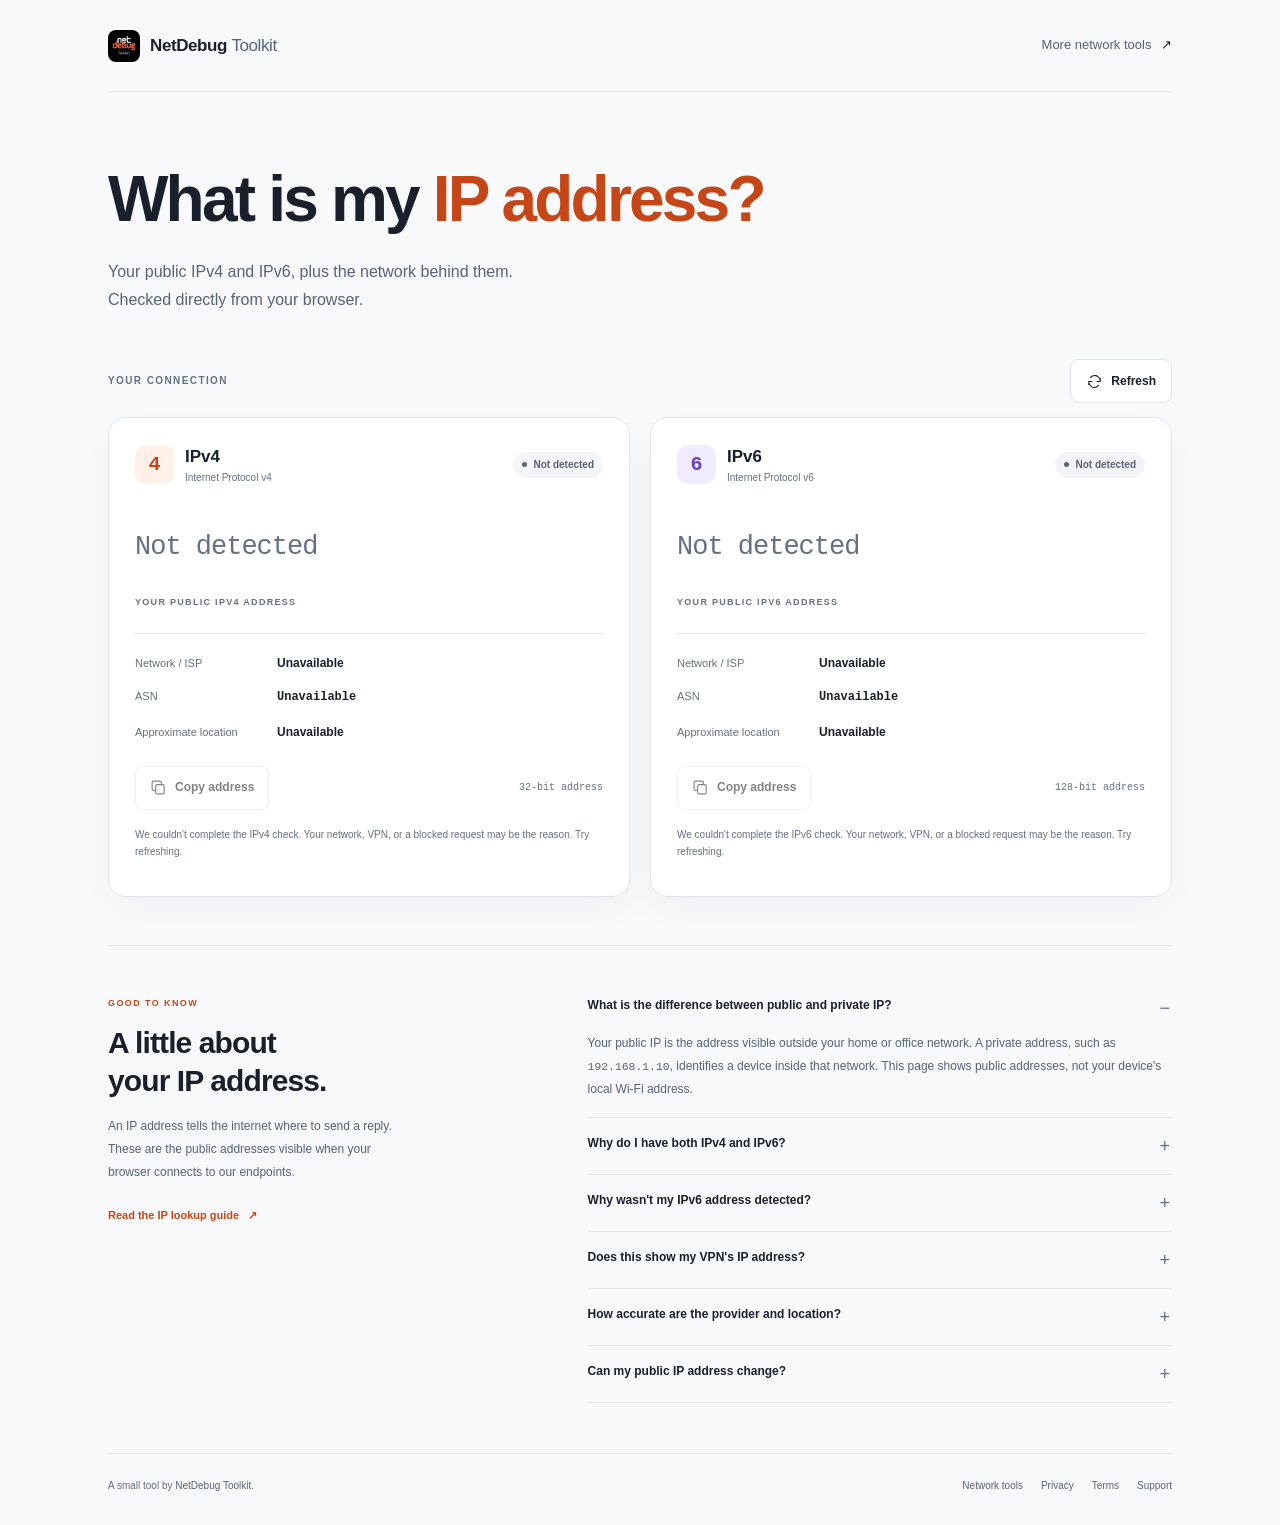
<file: index.html>
<!doctype html><html lang="en"><head><meta charset="utf-8"><meta name="viewport" content="width=device-width,initial-scale=1"><title>What Is My IP Address? IPv4 &amp; IPv6 | NetDebug Toolkit</title><meta name="description" content="See your public IPv4 and IPv6 addresses, network provider, ASN, and approximate location. A free, fast IP checker from NetDebug Toolkit."><link rel="canonical" href="https://ip.netdebug.app/"><meta name="robots" content="index, follow, max-image-preview:large, max-snippet:-1"><meta name="theme-color" content="#f8f9fb" media="(prefers-color-scheme: light)"><meta name="theme-color" content="#0c0f14" media="(prefers-color-scheme: dark)"><meta name="color-scheme" content="light dark"><meta name="referrer" content="strict-origin-when-cross-origin"><meta name="apple-itunes-app" content="app-id=6759454574"><link rel="icon" href="/favicon.ico" sizes="16x16 32x32 48x48"><link rel="icon" type="image/png" href="/assets/favicon-96.png" sizes="96x96"><link rel="apple-touch-icon" href="/apple-touch-icon.png"><link rel="manifest" href="/site.webmanifest"><script src="/assets/analytics.js" defer></script><meta property="og:type" content="website"><meta property="og:site_name" content="NetDebug Toolkit"><meta property="og:locale" content="en_US"><meta property="og:title" content="What Is My IP Address? IPv4 &amp; IPv6 | NetDebug Toolkit"><meta property="og:description" content="Your public IPv4 and IPv6, plus the network behind them. A simple, free IP checker from NetDebug Toolkit."><meta property="og:url" content="https://ip.netdebug.app/"><meta property="og:image" content="https://ip.netdebug.app/assets/og-image.png"><meta property="og:image:width" content="1200"><meta property="og:image:height" content="630"><meta property="og:image:alt" content="What is my IP address? Check your IPv4 and IPv6 with NetDebug Toolkit."><meta name="twitter:card" content="summary_large_image"><meta name="twitter:title" content="What Is My IP Address? IPv4 &amp; IPv6 | NetDebug Toolkit"><meta name="twitter:description" content="Your public IPv4 and IPv6, plus the network behind them. A simple, free IP checker from NetDebug Toolkit."><meta name="twitter:image" content="https://ip.netdebug.app/assets/og-image.png"><meta name="twitter:image:alt" content="What is my IP address? Check your IPv4 and IPv6 with NetDebug Toolkit."><link rel="stylesheet" href="/assets/style.css"><script type="application/ld+json">{"@context":"https://schema.org","@type":"WebSite","@id":"https://ip.netdebug.app/#website","name":"NetDebug Toolkit IP Checker","url":"https://ip.netdebug.app/","inLanguage":"en","publisher":{"@type":"Organization","name":"Developer Insider","url":"https://developerinsider.co/"}}</script><script type="application/ld+json">{"@context":"https://schema.org","@type":"WebApplication","@id":"https://ip.netdebug.app/#checker","name":"Public IPv4 and IPv6 Checker","url":"https://ip.netdebug.app/","description":"Check your public IPv4 and IPv6 addresses independently, with network provider, ASN, and approximate location from Cloudflare.","inLanguage":"en","image":"https://ip.netdebug.app/assets/og-image.png","applicationCategory":"UtilitiesApplication","operatingSystem":"Any","browserRequirements":"JavaScript enabled; internet access required","isAccessibleForFree":true,"offers":{"@type":"Offer","price":0,"priceCurrency":"USD","url":"https://ip.netdebug.app/"},"isPartOf":{"@id":"https://ip.netdebug.app/#website"},"publisher":{"@type":"Organization","name":"Developer Insider","url":"https://developerinsider.co/"},"softwareHelp":{"@type":"TechArticle","url":"https://netdebug.app/docs/public-ip-geo-asn.html","name":"Public IP + Geo/ASN guide"}}</script><script type="module" src="/assets/app.mjs"></script></head><body><a class="skip-link" href="#main">Skip to content</a><div class="wrap"><header class="nav"><a class="brand" href="https://netdebug.app/" aria-label="NetDebug Toolkit home"><img src="/assets/icon-192.png" width="32" height="32" alt=""> <span>NetDebug <strong>Toolkit</strong></span> </a><a class="nav-link" href="https://netdebug.app/tools.html">More network tools <span aria-hidden="true">↗</span></a></header><main id="main"><section class="hero" aria-labelledby="page-title"><h1 id="page-title">What is my <span>IP address?</span></h1><p class="intro">Your public IPv4 and IPv6, plus the network behind them.<br class="desktop-break">Checked directly from your browser.</p></section><section class="checker" aria-label="Your public IP addresses"><div class="checker-toolbar"><p class="section-label">YOUR CONNECTION</p><button class="refresh" type="button" data-refresh disabled><svg class="icon" viewBox="0 0 24 24" fill="none" stroke="currentColor" stroke-width="1.6" aria-hidden="true"><path d="M20 7v5h-5M4 17v-5h5"/><path d="M6.1 7a7 7 0 0 1 11.5-1L20 9M4 15l2.4 3A7 7 0 0 0 17.9 17"/></svg><span>Refresh</span></button></div><noscript><p class="notice">Enable JavaScript to show your addresses here, or open the <a href="https://ipv4.netdebug.app/" rel="nofollow">IPv4 endpoint</a> and <a href="https://ipv6.netdebug.app/" rel="nofollow">IPv6 endpoint</a> directly. An endpoint may be unreachable on your current network.</p></noscript><div class="address-grid"><article class="ip-card" data-family="4" data-state="loading" aria-labelledby="ipv4-title" aria-busy="true" data-nosnippet><div class="card-top"><div class="protocol"><span class="protocol-icon" aria-hidden="true">4</span><h2 id="ipv4-title">IPv4<span>Internet Protocol v4</span></h2></div><p class="status" role="status" aria-live="polite"><span class="status-dot" aria-hidden="true"></span><span data-status>Checking connection</span></p></div><p class="ip-address" data-address>Checking...</p><p class="address-note">YOUR PUBLIC IPV4 ADDRESS</p><dl class="network-details"><div><dt>Network / ISP</dt><dd data-network>Checking...</dd></div><div><dt>ASN</dt><dd class="mono" data-asn>Checking...</dd></div><div><dt>Approximate location</dt><dd data-location>Checking...</dd></div></dl><div class="card-bottom"><button class="copy" type="button" data-copy aria-label="Copy IPv4 address" disabled><svg class="icon" viewBox="0 0 24 24" fill="none" stroke="currentColor" stroke-width="1.6" aria-hidden="true"><rect x="8" y="8" width="12" height="13" rx="2"/><path d="M16 8V5a2 2 0 0 0-2-2H5a2 2 0 0 0-2 2v9a2 2 0 0 0 2 2h3"/></svg><span>Copy address</span></button><span class="protocol-tag">32-bit address</span></div><p class="check-message" data-message>Contacting the IPv4 endpoint directly from your browser.</p><p class="copy-feedback" data-copy-feedback role="status" aria-live="polite"></p></article><article class="ip-card" data-family="6" data-state="loading" aria-labelledby="ipv6-title" aria-busy="true" data-nosnippet><div class="card-top"><div class="protocol"><span class="protocol-icon" aria-hidden="true">6</span><h2 id="ipv6-title">IPv6<span>Internet Protocol v6</span></h2></div><p class="status" role="status" aria-live="polite"><span class="status-dot" aria-hidden="true"></span><span data-status>Checking connection</span></p></div><p class="ip-address" data-address>Checking...</p><p class="address-note">YOUR PUBLIC IPV6 ADDRESS</p><dl class="network-details"><div><dt>Network / ISP</dt><dd data-network>Checking...</dd></div><div><dt>ASN</dt><dd class="mono" data-asn>Checking...</dd></div><div><dt>Approximate location</dt><dd data-location>Checking...</dd></div></dl><div class="card-bottom"><button class="copy" type="button" data-copy aria-label="Copy IPv6 address" disabled><svg class="icon" viewBox="0 0 24 24" fill="none" stroke="currentColor" stroke-width="1.6" aria-hidden="true"><rect x="8" y="8" width="12" height="13" rx="2"/><path d="M16 8V5a2 2 0 0 0-2-2H5a2 2 0 0 0-2 2v9a2 2 0 0 0 2 2h3"/></svg><span>Copy address</span></button><span class="protocol-tag">128-bit address</span></div><p class="check-message" data-message>Contacting the IPv6 endpoint directly from your browser.</p><p class="copy-feedback" data-copy-feedback role="status" aria-live="polite"></p></article></div></section><section class="explainer" aria-labelledby="understand-title"><div class="explainer-intro"><p class="eyebrow">GOOD TO KNOW</p><h2 id="understand-title">A little about<br>your IP address.</h2><p>An IP address tells the internet where to send a reply. These are the public addresses visible when your browser connects to our endpoints.</p><a class="text-link" href="https://netdebug.app/docs/public-ip-geo-asn.html">Read the IP lookup guide <span aria-hidden="true">↗</span></a></div><div class="faq"><details open><summary>What is the difference between public and private IP?</summary><p>Your public IP is the address visible outside your home or office network. A private address, such as <code>192.168.1.10</code>, identifies a device inside that network. This page shows public addresses, not your device's local Wi-Fi address.</p></details><details><summary>Why do I have both IPv4 and IPv6?</summary><p>IPv4 uses 32-bit addresses, usually written as four numbers separated by dots. IPv6 uses 128-bit addresses written in hexadecimal with colons. Networks that support both can use either, so this page checks each version separately.</p></details><details><summary>Why wasn't my IPv6 address detected?</summary><p>A failed IPv6 check can mean your network has no working IPv6 route. It can also be caused by a VPN, proxy, firewall, DNS filtering, or a temporary endpoint failure. It does not prove that your device or provider cannot support IPv6. Try refreshing or checking another network.</p></details><details><summary>Does this show my VPN's IP address?</summary><p>If your VPN or proxy carries the request, the endpoint sees its public exit address. IPv4 and IPv6 can follow different routes, so you may see different network providers or locations. This page reports the two observed connections and is not a complete VPN leak test.</p></details><details><summary>How accurate are the provider and location?</summary><p>Network and location details come from Cloudflare's IP metadata. The organization may be your ISP, mobile carrier, VPN provider, or another network owner. The city is an estimate and may describe a provider's gateway rather than your location. No GPS or browser location permission is used.</p></details><details><summary>Can my public IP address change?</summary><p>Yes. Changing networks, reconnecting your router, switching a VPN, or your provider's address allocation can change it. On networks with shared public IPv4, several customers may have the same address. Use Refresh to check again.</p></details></div></section></main><footer><p>A small tool by <a href="https://netdebug.app/">NetDebug Toolkit</a>.</p><nav aria-label="Footer"><a href="https://netdebug.app/tools.html">Network tools</a><a href="https://netdebug.app/privacy.html">Privacy</a><a href="https://netdebug.app/terms.html">Terms</a><a href="https://netdebug.app/support.html">Support</a></nav></footer></div></body></html>
</file>
<file: assets/style.css>
:root{--lightningcss-light:initial;--lightningcss-dark: ;color-scheme:light dark;--bg:#f8f9fb;--surface:#fff;--surface-soft:#f3f5f8;--text:#19202c;--muted:#586375;--subtle:#657083;--line:#e1e5ec;--brand:#c54616;--orange:#ff642f;--brand-soft:#fff0e8;--purple:#6545be;--purple-soft:#f1ecfc;--green:#24734d;--green-soft:#ecf7f0;--shadow:0 3px 6px #1b254203, 0 14px 40px #1b254207;--mono:ui-monospace, SFMono-Regular, Menlo, Consolas, monospace}@media (prefers-color-scheme:dark){:root{--lightningcss-light: ;--lightningcss-dark:initial;--bg:#0c0f14;--surface:#13171f;--surface-soft:#1b202a;--text:#edf0f5;--muted:#a4aebe;--subtle:#929eaf;--line:#29303c;--brand:#ff976f;--brand-soft:#352219;--purple:#baa1ff;--purple-soft:#2a233d;--green:#8cd3a9;--green-soft:#1b3027;--shadow:0 3px 6px #00000008, 0 14px 40px #00000015}}*{box-sizing:border-box}body{background:var(--bg);color:var(--text);-webkit-font-smoothing:antialiased;margin:0;font:15px/1.6 -apple-system,BlinkMacSystemFont,Segoe UI,Roboto,Helvetica,Arial,sans-serif}button,a,summary{-webkit-tap-highlight-color:transparent}button{font:inherit}a{color:var(--brand);text-underline-offset:3px}a:hover{text-decoration-thickness:2px}button,summary{cursor:pointer}:focus-visible{outline:3px solid var(--brand);outline-offset:5px;border-radius:4px}button:disabled{opacity:.55;cursor:default}.wrap{max-width:1120px;margin:auto;padding:0 28px}.skip-link{z-index:5;background:var(--surface);padding:12px 20px;position:absolute;top:-100px;left:16px}.skip-link:focus{top:8px}.nav{border-bottom:1px solid var(--line);justify-content:space-between;align-items:center;gap:20px;min-height:92px;display:flex}.brand{color:var(--text);letter-spacing:-.4px;align-items:center;gap:10px;font-size:17px;font-weight:600;text-decoration:none;display:flex}.brand img{border-radius:8px}.brand strong{color:var(--muted);font-weight:400}.nav-link{color:var(--muted);font-size:13px;text-decoration:none}.nav-link span{color:var(--text);margin-left:6px}.hero{padding:72px 0 44px}.eyebrow{color:var(--muted);letter-spacing:1.7px;align-items:center;gap:10px;margin:0 0 20px;font-size:10px;font-weight:650;display:flex}h1{letter-spacing:-2.8px;margin:0 0 22px;font-size:clamp(38px,5.4vw,64px);font-weight:650;line-height:1.12}h1 span{color:var(--brand)}.intro{color:var(--muted);margin:0;font-size:16px;line-height:1.8}.checker{padding-bottom:48px}.checker-toolbar{justify-content:space-between;align-items:center;gap:20px;margin-bottom:14px;display:flex}.section-label{color:var(--subtle);letter-spacing:1.4px;margin:0;font-size:10px;font-weight:700}.icon{flex-shrink:0;width:17px;height:17px}.refresh{border:1px solid var(--line);min-height:44px;color:var(--text);background:var(--surface);border-radius:9px;justify-content:center;align-items:center;gap:8px;padding:8px 15px;font-size:12px;font-weight:600;display:inline-flex}.refresh:hover,.copy:hover:not(:disabled){background:var(--surface-soft)}.address-grid{grid-template-columns:repeat(2,minmax(0,1fr));gap:20px;display:grid}.ip-card{border:1px solid var(--line);background:var(--surface);min-width:0;box-shadow:var(--shadow);border-radius:18px;padding:26px 26px 16px}.card-top{flex-wrap:wrap;justify-content:space-between;align-items:center;gap:12px;display:flex}.protocol{align-items:center;gap:11px;display:flex}.protocol-icon{background:var(--brand-soft);width:39px;height:39px;color:var(--brand);font:600 20px/1 var(--mono);border-radius:11px;place-content:center;display:grid}[data-family="6"] .protocol-icon{color:var(--purple);background:var(--purple-soft)}.protocol h2{margin:0;font-size:17px;font-weight:650;line-height:1.5}.protocol h2 span{color:var(--subtle);font-size:10px;font-weight:400;display:block}.status{background:var(--surface-soft);color:var(--muted);border-radius:20px;align-items:center;gap:6px;margin:0;padding:5px 9px;font-size:10px;font-weight:550;display:flex}.status-dot{background:currentColor;border-radius:50%;flex-shrink:0;width:5px;height:5px}[data-state=success] .status{color:var(--green);background:var(--green-soft)}[data-state=loading] .status-dot{animation:1.4s ease-in-out infinite pulse}.ip-address{min-height:94px;color:var(--text);font:500 clamp(26px, 3.2vw, 38px)/1.45 var(--mono);letter-spacing:-1.1px;overflow-wrap:anywhere;-webkit-user-select:all;user-select:all;align-items:center;margin:16px 0 0;display:flex}[data-family="6"] .ip-address{letter-spacing:-.7px;font-size:clamp(22px,2.25vw,27px)}[data-state=loading] .ip-address,[data-state=unavailable] .ip-address{color:var(--subtle);letter-spacing:-1px;font-size:27px}.address-note{color:var(--subtle);letter-spacing:1.3px;margin:0 0 24px;font-size:9px;font-weight:600}.network-details{border-top:1px solid var(--line);gap:15px;margin:0 0 24px;padding:20px 0 0;display:grid}.network-details div{grid-template-columns:132px minmax(0,1fr);align-items:baseline;gap:10px;display:grid}.network-details dt{color:var(--subtle);font-size:11px}.network-details dd{overflow-wrap:anywhere;margin:0;font-size:12px;font-weight:550}.mono{font-family:var(--mono)}.card-bottom{justify-content:space-between;align-items:center;gap:12px;display:flex}.copy{border:1px solid var(--line);background:var(--surface);min-height:44px;color:var(--text);border-radius:8px;justify-content:center;align-items:center;gap:8px;padding:9px 14px;font-size:12px;font-weight:550;display:inline-flex}.protocol-tag{color:var(--subtle);font:10px/1.5 var(--mono)}.check-message{min-height:36px;color:var(--subtle);margin:16px 0 0;font-size:10px;line-height:1.7}.copy-feedback{min-height:18px;color:var(--brand);margin:0;font-size:10px}.explainer{border-top:1px solid var(--line);grid-template-columns:.8fr 1.2fr;gap:90px;padding:50px 0;display:grid}.explainer .eyebrow{color:var(--brand);letter-spacing:1.4px;margin-bottom:14px;font-size:9px}.explainer h2{letter-spacing:-.9px;margin:0 0 16px;font-size:30px;font-weight:600;line-height:1.25}.explainer-intro>p:not(.eyebrow){max-width:300px;color:var(--muted);margin:0 0 18px;font-size:12px;line-height:1.9}.text-link{font-size:11px;font-weight:600;text-decoration:none}.text-link span{margin-left:6px}.faq details{border-bottom:1px solid var(--line);margin-bottom:16px;padding:0 0 16px}.faq details:last-child{margin-bottom:0}.faq summary{min-height:24px;padding-right:24px;font-size:12px;font-weight:600;list-style:none;position:relative}.faq summary::-webkit-details-marker{display:none}.faq summary:after{content:"+";color:var(--subtle);font-size:18px;font-weight:400;position:absolute;top:-2px;right:2px}.faq details[open] summary:after{content:"−"}.faq p{color:var(--muted);margin:12px 0 0;font-size:12px;line-height:1.9}code{font-family:var(--mono);font-size:.95em}footer{border-top:1px solid var(--line);color:var(--subtle);flex-wrap:wrap;justify-content:space-between;align-items:center;gap:12px 24px;padding:24px 0 32px;font-size:10px;display:flex}footer p{margin:0}footer a{color:var(--muted);text-decoration:none}footer nav{flex-wrap:wrap;gap:18px;display:flex}.notice{background:var(--brand-soft);color:var(--text);border-radius:10px;margin:0 0 20px;padding:18px}.not-found{min-height:65vh;padding:90px 0}.not-found h1{font-size:clamp(36px,6vw,64px)}.not-found p{color:var(--muted);max-width:480px}@keyframes pulse{50%{opacity:.3}}@media (max-width:900px){.ip-card{padding:22px 20px 14px}.network-details div{grid-template-columns:1fr;gap:3px}.explainer{gap:44px}}@media (max-width:680px){.wrap{padding:0 20px}.nav{flex-wrap:wrap;gap:10px;min-height:78px;padding:16px 0}.brand{gap:8px;font-size:15px}.brand img{width:28px;height:28px}.nav-link{font-size:11px}.hero{padding:44px 0 30px}.eyebrow{letter-spacing:1.25px;gap:8px;margin-bottom:18px;font-size:8px}h1{letter-spacing:-1.8px;max-width:520px;margin-bottom:18px;font-size:clamp(38px,7.6vw,52px)}.intro{font-size:13px}.desktop-break{display:none}.address-grid{grid-template-columns:minmax(0,1fr);gap:16px}.network-details div{grid-template-columns:126px minmax(0,1fr);gap:10px}.ip-address{min-height:88px;font-size:33px}[data-family="6"] .ip-address{font-size:24px}.check-message{font-size:11px}.explainer{grid-template-columns:1fr;gap:28px;padding:36px 0}.explainer h2{font-size:28px}.explainer h2 br{display:none}.explainer-intro>p:not(.eyebrow){max-width:100%;font-size:13px}.faq summary{min-height:30px;font-size:13px}.faq p{font-size:13px}}@media (max-width:360px){.ip-card{padding:20px 16px 12px}.network-details div{grid-template-columns:1fr;gap:3px}.status{font-size:9px}.ip-address{font-size:28px}[data-family="6"] .ip-address{font-size:22px}}@media (prefers-reduced-motion:reduce){*,:before,:after{scroll-behavior:auto!important;animation:none!important}}
</file>
